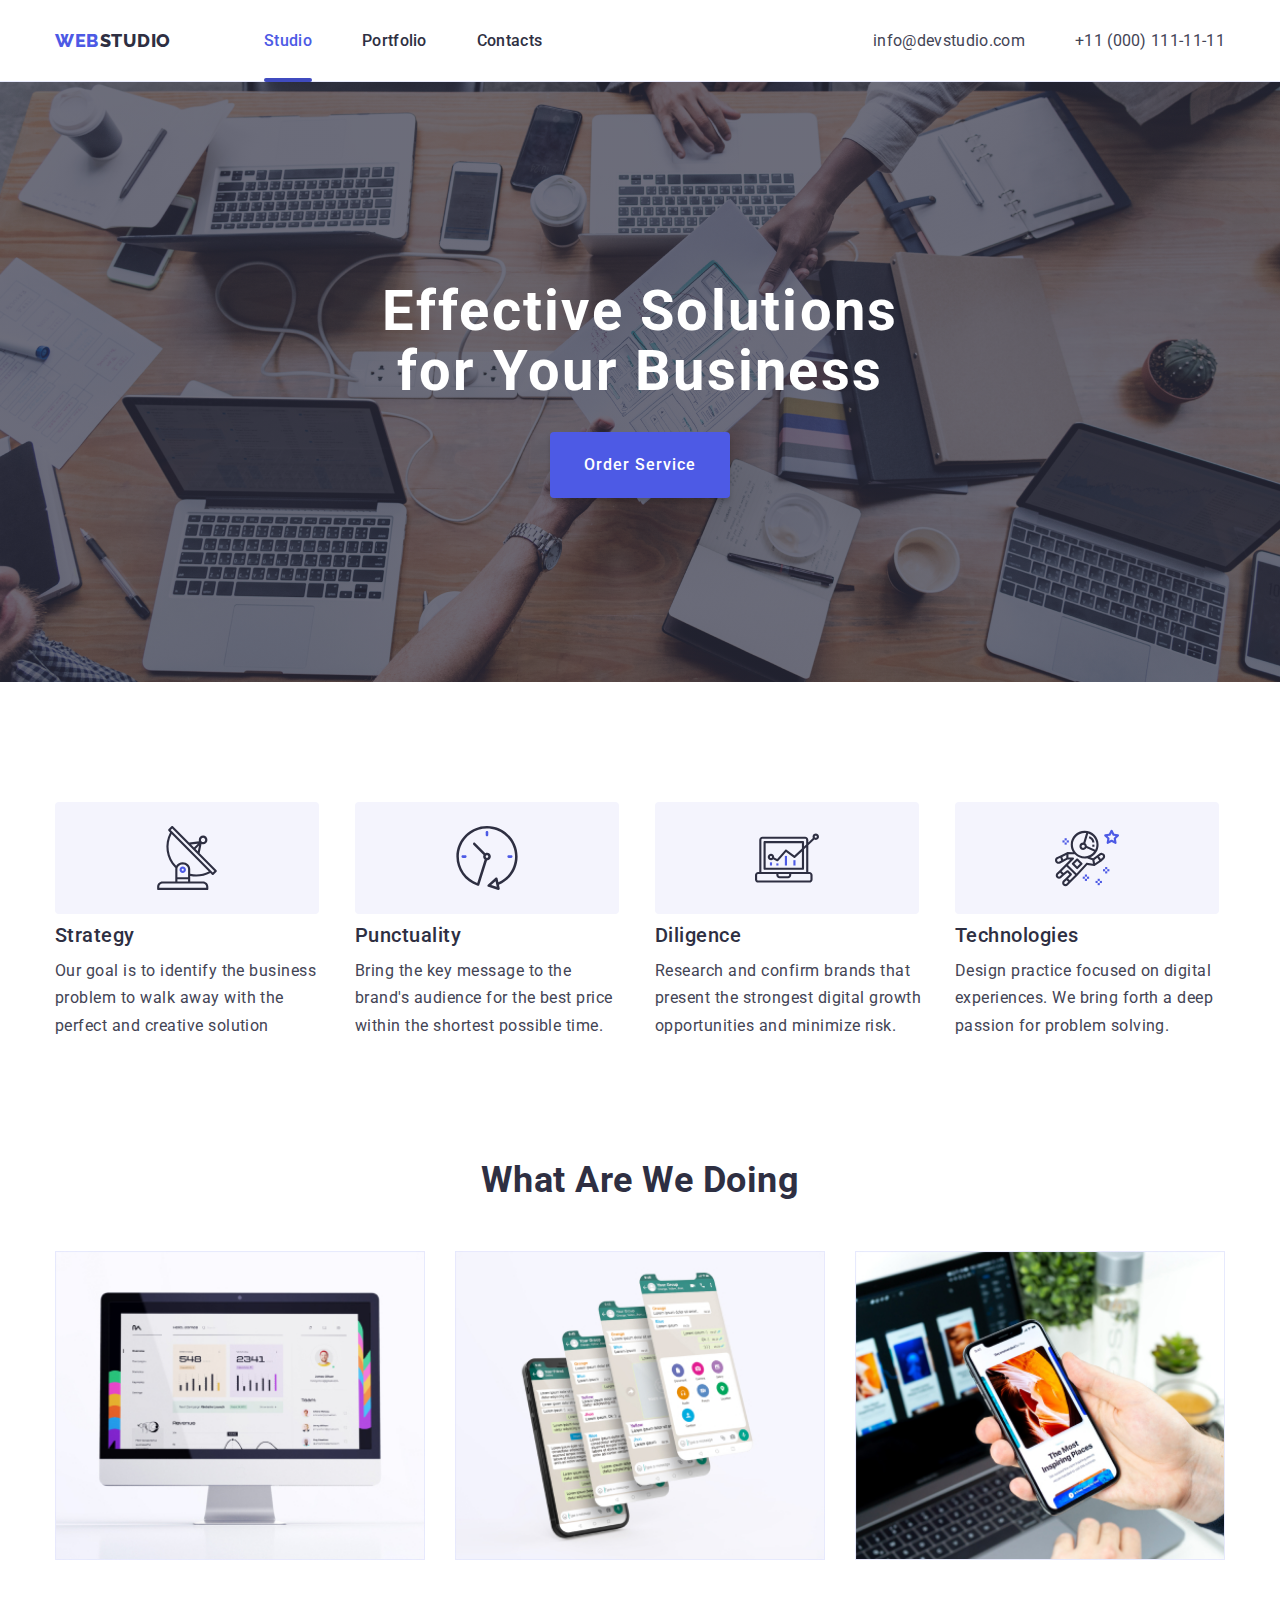
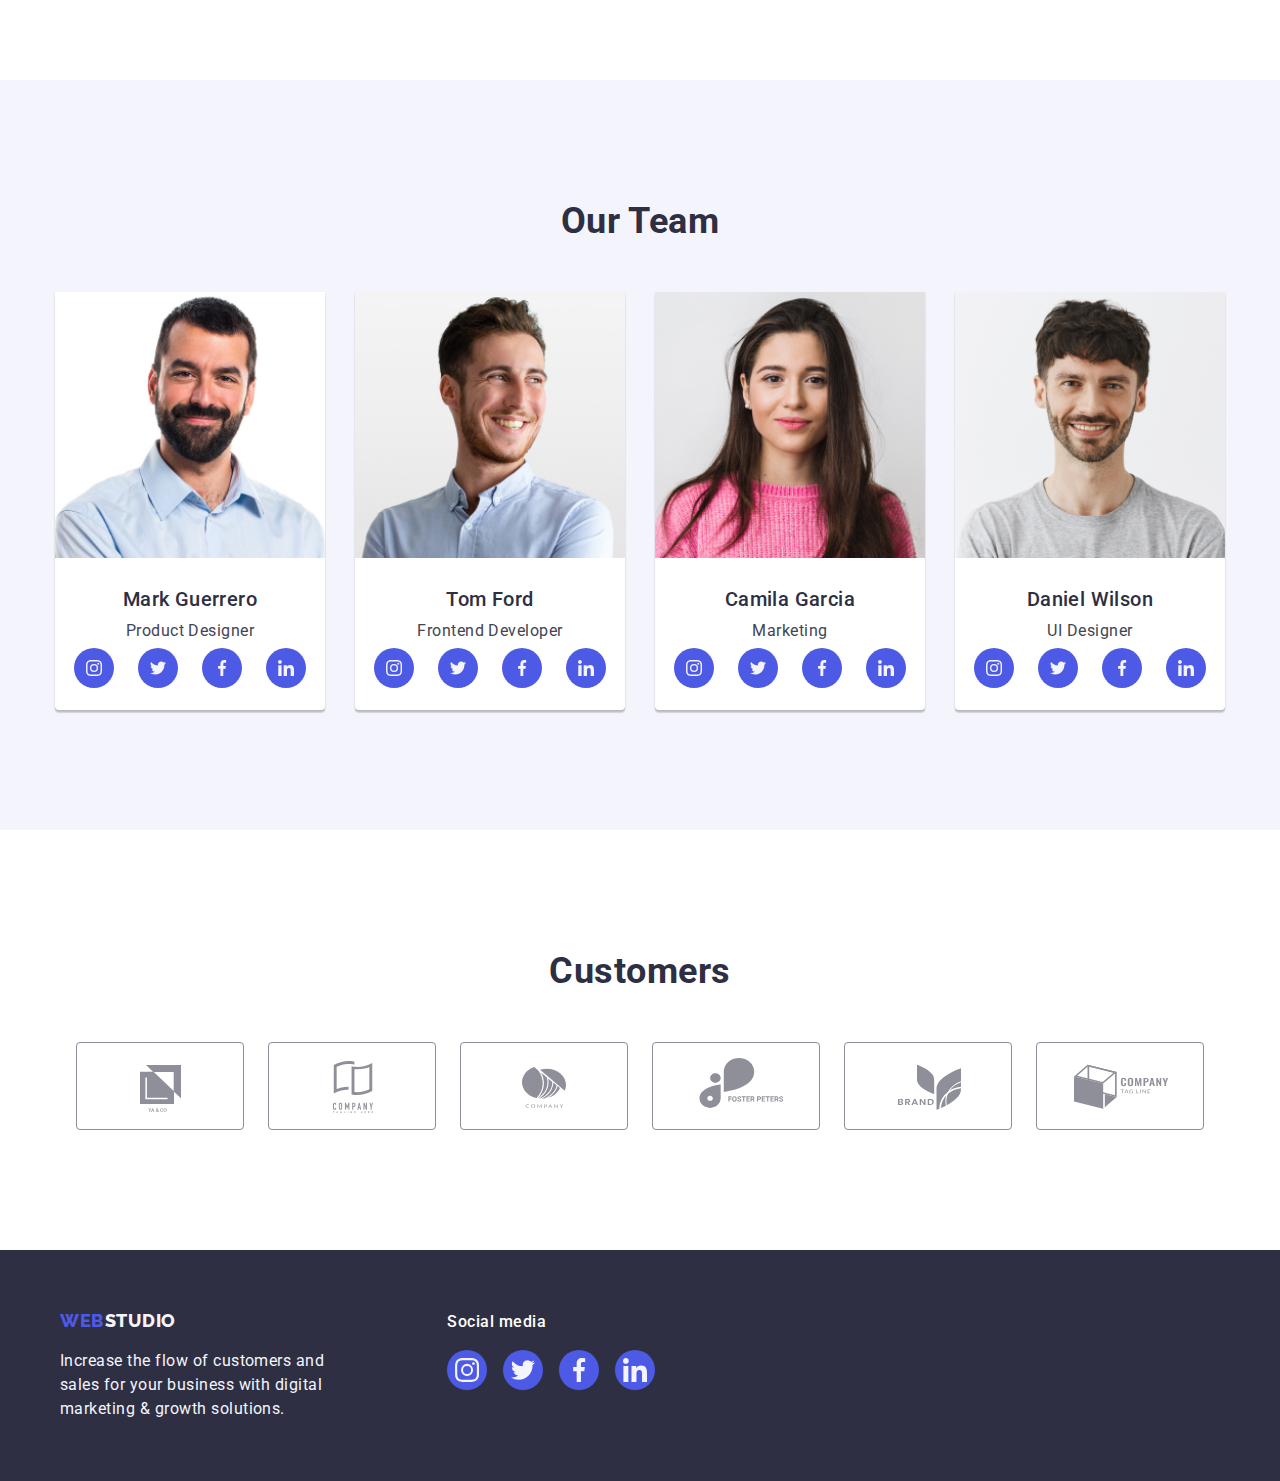
<file: index.html>
<!DOCTYPE html>
<html lang="en">
  <head>
    <meta charset="UTF-8" />
    <meta name="viewport" content="width=device-width, initial-scale=1.0" />
    <title>Studio</title>
    <link rel="preconnect" href="https://fonts.googleapis.com" />
    <link rel="preconnect" href="https://fonts.gstatic.com" crossorigin />
    <!-- AOS -->
    <link href="https://unpkg.com/aos@2.3.1/dist/aos.css" rel="stylesheet" />
    <link
      href="https://fonts.googleapis.com/css2?family=Raleway:wght@800&family=Roboto:wght@400;500;700;900&display=swap"
      rel="stylesheet"
    />
    <link
      rel="stylesheet"
      href="https://cdnjs.cloudflare.com/ajax/libs/modern-normalize/2.0.0/modern-normalize.min.css"
    />
    <link rel="stylesheet" href="css/styles.css" />
  </head>
  <body>
    <!--Header-->
    <header class="page-header">
      <!-- Navigation bar -->
      <div class="container menu">
        <nav class="navigation">
          <a class="logo-link" href="#">
            <span class="logo">WEB</span>
            <span class="studio">STUDIO</span></a
          >
          <ul class="nav-menu list">
            <li class="item">
              <a class="page current link" href="./index.html">Studio</a>
            </li>
            <li class="item">
              <a class="page link" href="./portfolio.html">Portfolio</a>
            </li>
            <li class="item">
              <a class="page link" href="">Contacts</a>
            </li>
          </ul>
        </nav>
        <ul class="contacts-menu list">
          <li class="item">
            <a class="contact link" href="mailto:info@devstudio.com"
              >info@devstudio.com</a
            >
          </li>
          <li class="item">
            <a class="contact link" href="tel:+110001111111"
              >+11 (000) 111-11-11</a
            >
          </li>
        </ul>
      </div>
      <!--End of Navigation bar-->
    </header>
    <!--end of Header-->

    <!--main-->
    <main>
      <!--Section 1-->
      <section class="hero">
        <div class="container">
          <h1 class="hero-title">Effective Solutions<br />for Your Business</h1>
          <button class="button primary" type="button" data-modal-open>
            Order Service
          </button>
        </div>
      </section>

      <!--Section 2-->
      <section class="section">
        <div class="container">
          <ul class="benefits list">
            <li class="item">
              <div class="icon">
                <svg class="antenna" width="64" height="64">
                  <use href="./images/icons.svg#antenna"></use>
                </svg>
              </div>
              <h3 class="title">Strategy</h3>
              <p class="description">
                Our goal is to identify the business<br />problem to walk away
                with the<br />
                perfect and creative solution
              </p>
            </li>

            <li class="item">
              <div class="icon">
                <svg class="clock" width="64" height="64">
                  <use href="./images/icons.svg#clock"></use>
                </svg>
              </div>
              <h3 class="title">Punctuality</h3>
              <p class="description">
                Bring the key message to the<br />
                brand's audience for the best price<br />
                within the shortest possible time.
              </p>
            </li>

            <li class="item">
              <div class="icon">
                <svg class="graph" width="64" height="64">
                  <use href="./images/icons.svg#graph"></use>
                </svg>
              </div>
              <h3 class="title">Diligence</h3>
              <p class="description">
                Research and confirm brands that<br />
                present the strongest digital growth<br />
                opportunities and minimize risk.
              </p>
            </li>

            <li class="item">
              <div class="icon">
                <svg class="astronaut" width="64" height="64">
                  <use href="./images/icons.svg#astronaut"></use>
                </svg>
              </div>
              <h3 class="title">Technologies</h3>
              <p class="description">
                Design practice focused on digital<br />
                experiences. We bring forth a deep<br />
                passion for problem solving.
              </p>
            </li>
          </ul>
        </div>
      </section>

      <!--Section 3-->
      <section class="section no-top-padding">
        <div class="container">
          <h2 class="section-title">What Are We Doing</h2>
          <ul class="what-we-do list">
            <li class="item">
              <img
                src="images/img-1.jpg"
                alt="img1"
                width="370"
                height="294"
                class="image"
              />
            </li>
            <li class="item">
              <img
                src="images/img-2.jpg"
                alt="img2"
                width="370"
                height="294"
                class="image"
              />
            </li>
            <li class="item">
              <img
                src="images/img-3.jpg"
                alt="img3"
                width="370"
                height="294"
                class="image"
              />
            </li>
          </ul>
        </div>
      </section>

      <!--Section 4-->
      <section class="section bg-team">
        <div class="container">
          <h2 class="section-title">Our Team</h2>
          <ul class="team list">
            <li class="item">
              <img
                src="images/team-1.jpg"
                alt="person1"
                width="270"
                height="260"
                class="image"
              />
              <h3 class="name">Mark Guerrero</h3>
              <p class="position">Product Designer</p>
              <ul class="social-team list">
                <li class="icon-item">
                  <a
                    href="https://www.instagram.com"
                    target="_blank"
                    rel=""
                    aria-label="Link in Instagram"
                    class="link"
                  >
                    <svg class="instagram" width="16" height="16">
                      <use href="./images/icons.svg#instagram"></use>
                    </svg>
                  </a>
                </li>
                <li class="icon-item">
                  <a
                    href="https://www.twitter.com"
                    target="_blank"
                    rel=""
                    aria-label="Link in Twitter"
                    class="link"
                  >
                    <svg class="twitter" width="16" height="16">
                      <use href="./images/icons.svg#twitter"></use>
                    </svg>
                  </a>
                </li>
                <li class="icon-item">
                  <a
                    href="https://www.facebook.com"
                    target="_blank"
                    rel=""
                    aria-label="Link in FaceBook"
                    class="link"
                  >
                    <svg class="facebook" width="16" height="16">
                      <use href="./images/icons.svg#facebook"></use>
                    </svg>
                  </a>
                </li>
                <li class="icon-item">
                  <a
                    href="https://www.linkedin.com"
                    target="_blank"
                    rel=""
                    aria-label="LinkedIn"
                    class="link"
                  >
                    <svg class="linkedin" width="16" height="16">
                      <use href="./images/icons.svg#linkedin"></use>
                    </svg>
                  </a>
                </li>
              </ul>
            </li>

            <li class="item">
              <img
                src="images/team-2.jpg"
                alt="person2"
                width="270"
                height="260"
                class="image"
              />
              <h3 class="name">Tom Ford</h3>
              <p class="position">Frontend Developer</p>

              <ul class="social-team list">
                <li class="icon-item">
                  <a href="" target="" rel="" aria-label="" class="link">
                    <svg class="instagram" width="16" height="16">
                      <use href="./images/icons.svg#instagram"></use>
                    </svg>
                  </a>
                </li>
                <li class="icon-item">
                  <a href="" target="" rel="" aria-label="" class="link">
                    <svg class="twitter" width="16" height="16">
                      <use href="./images/icons.svg#twitter"></use>
                    </svg>
                  </a>
                </li>
                <li class="icon-item">
                  <a href="" target="" rel="" aria-label="" class="link">
                    <svg class="facebook" width="16" height="16">
                      <use href="./images/icons.svg#facebook"></use>
                    </svg>
                  </a>
                </li>
                <li class="icon-item">
                  <a href="" target="" rel="" aria-label="" class="link">
                    <svg class="linkedin" width="16" height="16">
                      <use href="./images/icons.svg#linkedin"></use>
                    </svg>
                  </a>
                </li>
              </ul>
            </li>

            <li class="item">
              <img
                src="images/team-3.jpg"
                alt="person3"
                width="270"
                height="260"
                class="image"
              />
              <h3 class="name">Camila Garcia</h3>
              <p class="position">Marketing</p>

              <ul class="social-team list">
                <li class="icon-item">
                  <a href="" target="" rel="" aria-label="" class="link">
                    <svg class="instagram" width="16" height="16">
                      <use href="./images/icons.svg#instagram"></use>
                    </svg>
                  </a>
                </li>
                <li class="icon-item">
                  <a href="" target="" rel="" aria-label="" class="link">
                    <svg class="twitter" width="16" height="16">
                      <use href="./images/icons.svg#twitter"></use>
                    </svg>
                  </a>
                </li>
                <li class="icon-item">
                  <a href="" target="" rel="" aria-label="" class="link">
                    <svg class="facebook" width="16" height="16">
                      <use href="./images/icons.svg#facebook"></use>
                    </svg>
                  </a>
                </li>
                <li class="icon-item">
                  <a href="" target="" rel="" aria-label="" class="link">
                    <svg class="linkedin" width="16" height="16">
                      <use href="./images/icons.svg#linkedin"></use>
                    </svg>
                  </a>
                </li>
              </ul>
            </li>

            <li class="item">
              <img
                src="images/team-4.jpg"
                alt="person4"
                width="270"
                height="260"
                class="image"
              />
              <h3 class="name">Daniel Wilson</h3>
              <p class="position">UI Designer</p>

              <ul class="social-team list">
                <li class="icon-item">
                  <a href="" target="" rel="" aria-label="" class="link">
                    <svg class="instagram" width="16" height="16">
                      <use href="./images/icons.svg#instagram"></use>
                    </svg>
                  </a>
                </li>
                <li class="icon-item">
                  <a href="" target="" rel="" aria-label="" class="link">
                    <svg class="twitter" width="16" height="16">
                      <use href="./images/icons.svg#twitter"></use>
                    </svg>
                  </a>
                </li>
                <li class="icon-item">
                  <a href="" target="" rel="" aria-label="" class="link">
                    <svg class="facebook" width="16" height="16">
                      <use href="./images/icons.svg#facebook"></use>
                    </svg>
                  </a>
                </li>
                <li class="icon-item">
                  <a href="" target="" rel="" aria-label="" class="link">
                    <svg class="linkedin" width="16" height="16">
                      <use href="./images/icons.svg#linkedin"></use>
                    </svg>
                  </a>
                </li>
              </ul>
            </li>
          </ul>
        </div>
      </section>
      <!--Section 5-->
      <section class="section">
        <div class="container">
          <h2 class="section-title">Customers</h2>
          <ul class="partners list">
            <li class="item">
              <a href="" class="link" aria-label="Client 1">
                <svg class="icon" width="104" height="56">
                  <use href="./images/icons.svg#client-1"></use>
                </svg>
              </a>
            </li>
            <li class="item">
              <a href="" class="link" aria-label="Client 2">
                <svg class="icon" width="104" height="56">
                  <use href="./images/icons.svg#client-2"></use>
                </svg>
              </a>
            </li>
            <li class="item">
              <a href="" class="link" aria-label="Client 3">
                <svg class="icon" width="104" height="56">
                  <use href="./images/icons.svg#client-3"></use>
                </svg>
              </a>
            </li>
            <li class="item">
              <a href="" class="link" aria-label="Client 4">
                <svg class="icon" width="104" height="56">
                  <use href="./images/icons.svg#client-4"></use>
                </svg>
              </a>
            </li>
            <li class="item">
              <a href="" class="link" aria-label="Client 5">
                <svg class="icon" width="104" height="56">
                  <use href="./images/icons.svg#client-5"></use>
                </svg>
              </a>
            </li>
            <li class="item">
              <a href="" class="link" aria-label="Client 6">
                <svg class="icon" width="104" height="56">
                  <use href="./images/icons.svg#client-6"></use>
                </svg>
              </a>
            </li>
          </ul>
        </div>
      </section>
    </main>
    <!--end of main-->

    <!--Footer-->
    <footer class="page-footer">
      <div class="container">
        <!--Main Footer-->
        <div class="footer">
          <!--Footer 1-->
          <div class="footer-address">
            <a class="logo-link" href="#">
              <span class="logo">WEB</span>
              <span class="studio-footer">STUDIO</span></a
            >
            <p class="footer-description">
              Increase the flow of customers and<br />sales for your business
              with digital<br />
              marketing & growth solutions.
            </p>
          </div>

          <!--Footer 2-->
          <div class="footer-block">
            <b class="footer-heading">Social media</b>
            <ul class="social-footer list">
              <li class="icon-item">
                <a
                  href="https://www.instagram.com"
                  target="_blank"
                  rel=""
                  aria-label="Link in Instagram"
                  class="link"
                >
                  <svg class="icon" width="24" height="24">
                    <use href="./images/icons.svg#instagram"></use>
                  </svg>
                </a>
              </li>
              <li class="icon-item">
                <a
                  href="https://www.twitter.com"
                  target="_blank"
                  rel=""
                  aria-label="Link in Twitter"
                  class="link"
                >
                  <svg class="icon" width="24" height="24">
                    <use href="./images/icons.svg#twitter"></use>
                  </svg>
                </a>
              </li>
              <li class="icon-item">
                <a
                  href="https://www.facebook.com"
                  target="_blank"
                  rel=""
                  aria-label="Link in FaceBook"
                  class="link"
                >
                  <svg class="icon" width="24" height="24">
                    <use href="./images/icons.svg#facebook"></use>
                  </svg>
                </a>
              </li>
              <li class="icon-item">
                <a
                  href="https://www.linkedin.com"
                  target="_blank"
                  rel=""
                  aria-label="LinkedIn"
                  class="link"
                >
                  <svg class="icon" width="24" height="24">
                    <use href="./images/icons.svg#linkedin"></use>
                  </svg>
                </a>
              </li>
            </ul>
          </div>
        </div>
      </div>
    </footer>
    <!--end of Footer-->

    <!-- MODAL -->
    <div class="backdrop is-hidden" data-modal>
      <div class="modal">
        <button type="button" class="modal-close" data-modal-close>
          <svg class="modal-close-icon" width="8" height="8">
            <use href="./images/icons.svg#icon-close"></use>
          </svg>
        </button>
      </div>
    </div>

    <!-- MODAL SCRIPT -->
    <script src="./js/modal.js"></script>
  </body>
</html>
</file>
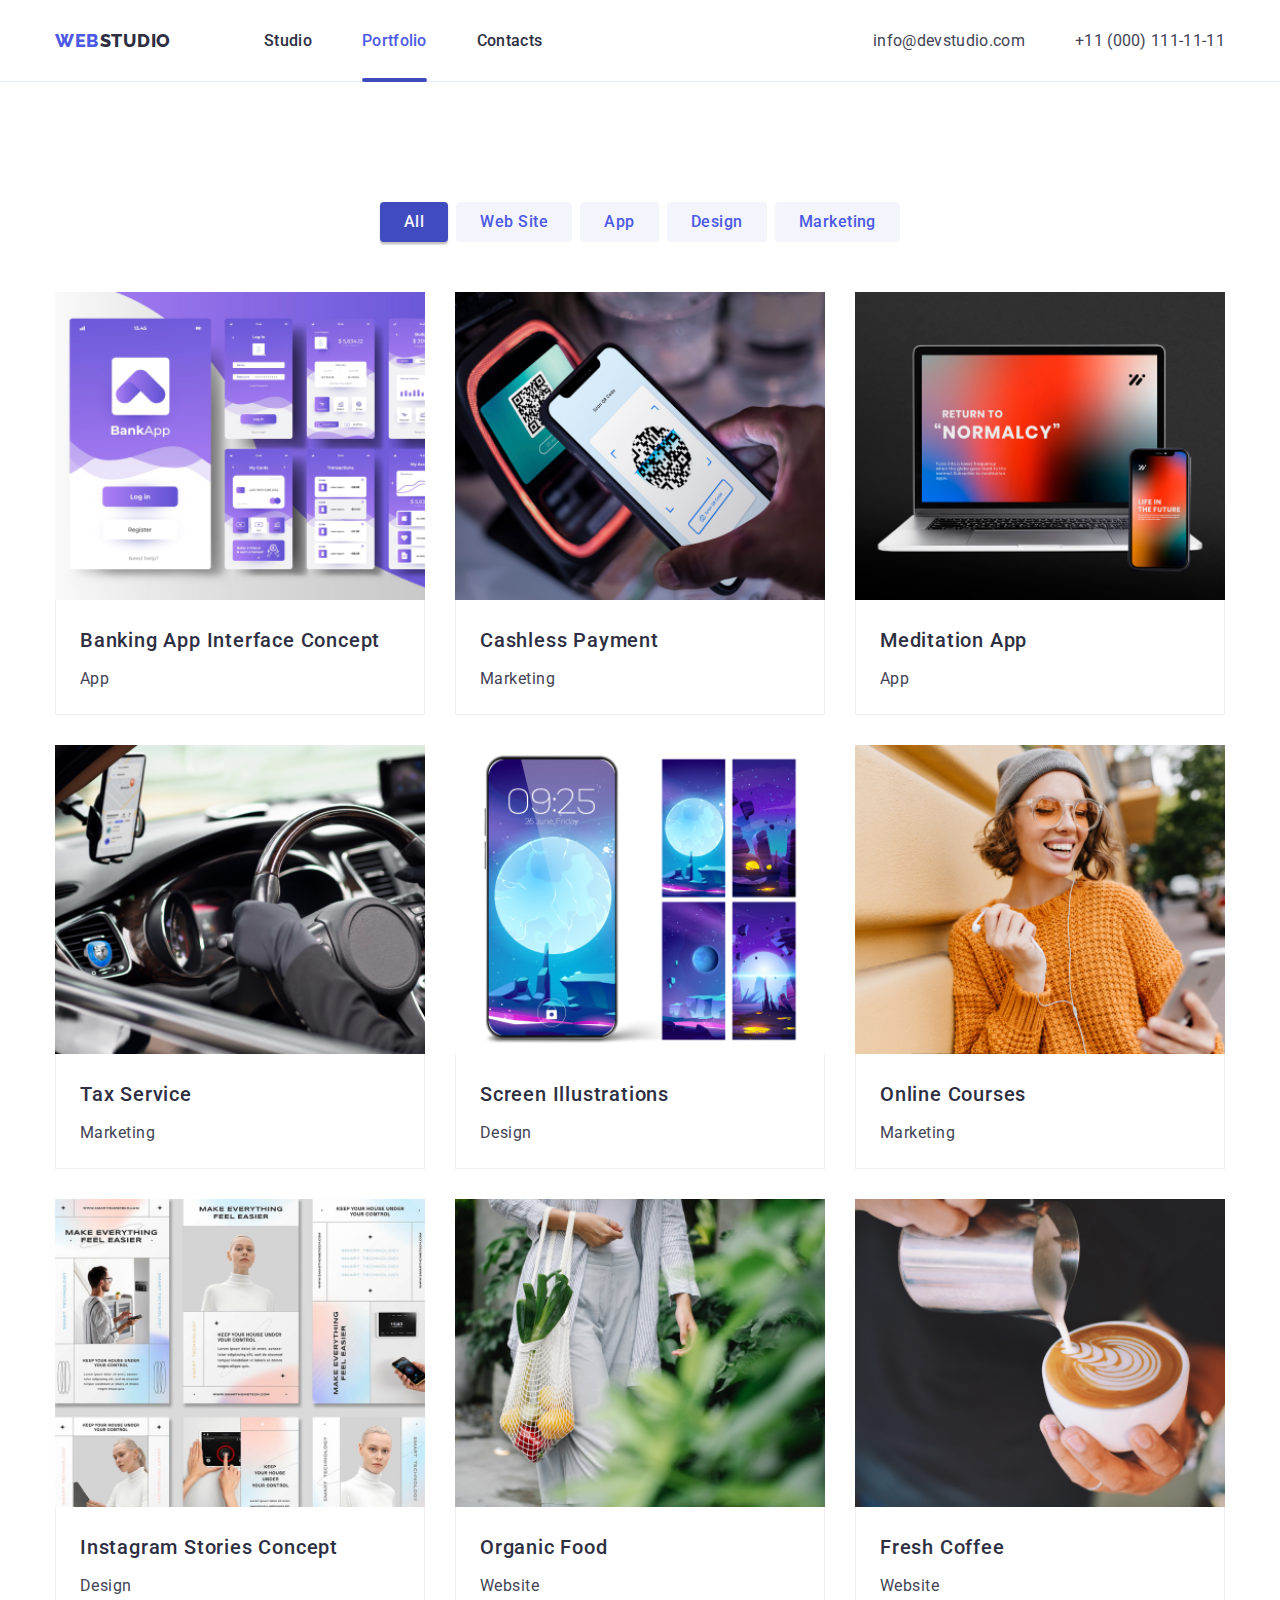
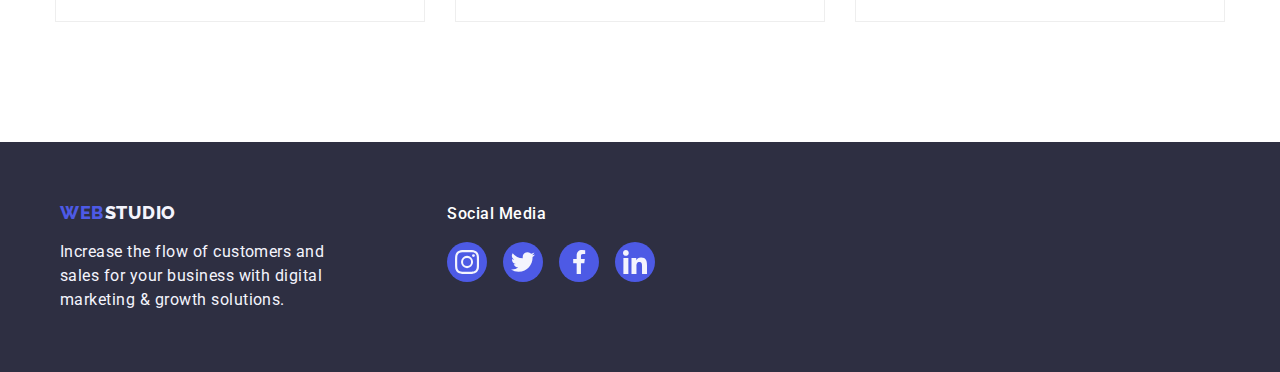
<file: portfolio.html>
<!DOCTYPE html>
<html lang="en">
  <head>
    <meta charset="UTF-8" />
    <meta name="viewport" content="width=device-width, initial-scale=1.0" />
    <title>Portfolio</title>
    <link rel="preconnect" href="https://fonts.googleapis.com" />
    <link rel="preconnect" href="https://fonts.gstatic.com" crossorigin />
    <link
      href="https://fonts.googleapis.com/css2?family=Raleway:wght@800&family=Roboto:wght@400;500;700;900&display=swap"
      rel="stylesheet"
    />
    <link
      rel="stylesheet"
      href="https://cdnjs.cloudflare.com/ajax/libs/modern-normalize/2.0.0/modern-normalize.min.css"
    />
    <link rel="stylesheet" href="css/styles.css" />
  </head>
  <body>
    <!--Header-->
    <header class="page-header">
      <!-- Navigation bar -->
      <div class="container menu">
        <nav class="navigation">
          <a class="logo-link" href="#">
            <span class="logo">WEB</span>
            <span class="studio">STUDIO</span></a
          >
          <ul class="nav-menu list">
            <li class="item">
              <a class="page link" href="./index.html">Studio</a>
            </li>
            <li class="item">
              <a class="page current link" href="./portfolio.html">Portfolio</a>
            </li>
            <li class="item">
              <a class="page link" href="">Contacts</a>
            </li>
          </ul>
        </nav>
        <ul class="contacts-menu list">
          <li class="item">
            <a class="contact link" href="mailto:info@devstudio.com"
              >info@devstudio.com</a
            >
          </li>
          <li class="item">
            <a class="contact link" href="tel:+110001111111"
              >+11 (000) 111-11-11</a
            >
          </li>
        </ul>
      </div>
      <!--End of Navigation bar-->
    </header>
    <!--end of Header-->

    <!--main-->
    <main>
      <!-- Section 1 - Buttons -->
      <section class="section">
        <div class="container">
          <ul class="filters list">
            <li class="space">
              <button class="button filter current" type="button">All</button>
            </li>
            <li class="space">
              <button class="button filter" type="button">Web Site</button>
            </li>
            <li class="space">
              <button class="button filter" type="button">App</button>
            </li>
            <li class="space">
              <button class="button filter" type="button">Design</button>
            </li>
            <li class="space">
              <button class="button filter" type="button">Marketing</button>
            </li>
          </ul>

          <!--Section 2-->
          <ul class="projects list">
            <!-- Image 0 -->
            <li class="project-card">
              <a href="" class="project link">
                <div class="cover-wrap">
                  <img
                    src="images/port-img.jpg"
                    alt="portimg1"
                    width="370"
                    height="294"
                    class="image"
                  />
                  <p class="cover-text">
                    Lorem ipsum dolor sit amet consectetur adipisicing elit.
                    Saepe nesciunt tempore ipsam sapiente mollitia hic illum
                    voluptas fuga, sed temporibus dolores, molestias
                    necessitatibus recusandae, dolorum consequatur similique
                    veniam voluptate sunt.
                  </p>
                </div>
                <div class="substrate">
                  <h2 class="name">Banking App Interface Concept</h2>
                  <p class="type">App</p>
                </div>
              </a>
            </li>
            <!-- Image 1 -->
            <li class="project-card">
              <a href="" class="project link">
                <div class="cover-wrap">
                  <img
                    src="images/port-img-2.jpg"
                    alt="portimg2"
                    width="370"
                    height="294"
                    class="image"
                  />
                  <p class="cover-text">
                    Lorem ipsum dolor sit amet consectetur adipisicing elit.
                    Saepe nesciunt tempore ipsam sapiente mollitia hic illum
                    voluptas fuga, sed temporibus dolores, molestias
                    necessitatibus recusandae, dolorum consequatur similique
                    veniam voluptate sunt.
                  </p>
                </div>
                <div class="substrate">
                  <h2 class="name">Cashless Payment</h2>
                  <p class="type">Marketing</p>
                </div>
              </a>
            </li>
            <!-- Image 2 -->
            <li class="project-card">
              <a href="" class="project link">
                <div class="cover-wrap">
                  <img
                    src="images/port-img-3.jpg"
                    alt="portimg3"
                    width="370"
                    height="294"
                    class="image"
                  />
                  <p class="cover-text">
                    Lorem ipsum dolor sit amet consectetur adipisicing elit.
                    Saepe nesciunt tempore ipsam sapiente mollitia hic illum
                    voluptas fuga, sed temporibus dolores, molestias
                    necessitatibus recusandae, dolorum consequatur similique
                    veniam voluptate sunt.
                  </p>
                </div>
                <div class="substrate">
                  <h2 class="name">Meditation App</h2>
                  <p class="type">App</p>
                </div>
              </a>
            </li>
            <!-- Image 3 -->
            <li class="project-card">
              <a href="" class="project link">
                <div class="cover-wrap">
                  <img
                    src="images/port-img-4.jpg"
                    alt="portimg4"
                    width="370"
                    height="294"
                    class="image"
                  />
                  <p class="cover-text">
                    Lorem ipsum dolor sit amet consectetur adipisicing elit.
                    Saepe nesciunt tempore ipsam sapiente mollitia hic illum
                    voluptas fuga, sed temporibus dolores, molestias
                    necessitatibus recusandae, dolorum consequatur similique
                    veniam voluptate sunt.
                  </p>
                </div>
                <div class="substrate">
                  <h2 class="name">Tax Service</h2>
                  <p class="type">Marketing</p>
                </div>
              </a>
            </li>
            <!-- Image 4 -->
            <li class="project-card">
              <a href="" class="project link">
                <div class="cover-wrap">
                  <img
                    src="images/port-img-5.jpg"
                    alt="portimg5"
                    width="370"
                    height="294"
                    class="image"
                  />
                  <p class="cover-text">
                    Lorem ipsum dolor sit amet consectetur adipisicing elit.
                    Saepe nesciunt tempore ipsam sapiente mollitia hic illum
                    voluptas fuga, sed temporibus dolores, molestias
                    necessitatibus recusandae, dolorum consequatur similique
                    veniam voluptate sunt.
                  </p>
                </div>
                <div class="substrate">
                  <h2 class="name">Screen Illustrations</h2>
                  <p class="type">Design</p>
                </div>
              </a>
            </li>
            <!-- Image 5 -->
            <li class="project-card">
              <a href="" class="project link">
                <div class="cover-wrap">
                  <img
                    src="images/port-img-6.jpg"
                    alt="portimg6"
                    width="370"
                    height="294"
                    class="image"
                  />
                  <p class="cover-text">
                    Lorem ipsum dolor sit amet consectetur adipisicing elit.
                    Saepe nesciunt tempore ipsam sapiente mollitia hic illum
                    voluptas fuga, sed temporibus dolores, molestias
                    necessitatibus recusandae, dolorum consequatur similique
                    veniam voluptate sunt.
                  </p>
                </div>
                <div class="substrate">
                  <h2 class="name">Online Courses</h2>
                  <p class="type">Marketing</p>
                </div>
              </a>
            </li>
            <!-- Image 6 -->
            <li class="project-card">
              <a href="" class="project link">
                <div class="cover-wrap">
                  <img
                    src="images/port-img-7.jpg"
                    alt="portimg7"
                    width="370"
                    height="294"
                    class="image"
                  />
                  <p class="cover-text">
                    Lorem ipsum dolor sit amet consectetur adipisicing elit.
                    Saepe nesciunt tempore ipsam sapiente mollitia hic illum
                    voluptas fuga, sed temporibus dolores, molestias
                    necessitatibus recusandae, dolorum consequatur similique
                    veniam voluptate sunt.
                  </p>
                </div>
                <div class="substrate">
                  <h2 class="name">Instagram Stories Concept</h2>
                  <p class="type">Design</p>
                </div>
              </a>
            </li>
            <!-- Image 7 -->
            <li class="project-card">
              <a href="" class="project link">
                <div class="cover-wrap">
                  <img
                    src="images/port-img-8.jpg"
                    alt="portimg8"
                    width="370"
                    height="294"
                    class="image"
                  />
                  <p class="cover-text">
                    Lorem ipsum dolor sit amet consectetur adipisicing elit.
                    Saepe nesciunt tempore ipsam sapiente mollitia hic illum
                    voluptas fuga, sed temporibus dolores, molestias
                    necessitatibus recusandae, dolorum consequatur similique
                    veniam voluptate sunt.
                  </p>
                </div>
                <div class="substrate">
                  <h2 class="name">Organic Food</h2>
                  <p class="type">Website</p>
                </div>
              </a>
            </li>
            <!-- Image 8 -->
            <li class="project-card">
              <a href="" class="project link">
                <div class="cover-wrap">
                  <img
                    src="images/port-img-9.jpg"
                    alt="portimg9"
                    width="370"
                    height="294"
                    class="image"
                  />
                  <p class="cover-text">
                    Lorem ipsum dolor sit amet consectetur adipisicing elit.
                    Saepe nesciunt tempore ipsam sapiente mollitia hic illum
                    voluptas fuga, sed temporibus dolores, molestias
                    necessitatibus recusandae, dolorum consequatur similique
                    veniam voluptate sunt.
                  </p>
                </div>
                <div class="substrate">
                  <h2 class="name">Fresh Coffee</h2>
                  <p class="type">Website</p>
                </div>
              </a>
            </li>
          </ul>
        </div>
      </section>
    </main>
    <!--end of main-->

    <!--Footer-->
    <footer class="page-footer">
      <div class="container">
        <!--Main Footer-->
        <div class="footer">
          <!--Footer 1-->
          <div class="footer-address">
            <a class="logo-link" href="#">
              <span class="logo">WEB</span>
              <span class="studio-footer">STUDIO</span></a
            >
            <p class="footer-description">
              Increase the flow of customers and<br />sales for your business
              with digital<br />
              marketing & growth solutions.
            </p>
          </div>

          <!--Footer 2-->
          <div class="footer-block">
            <b class="footer-heading">Social Media</b>
            <ul class="social-footer list">
              <li class="icon-item">
                <a
                  href="https://www.instagram.com"
                  target="_blank"
                  rel=""
                  aria-label="Link in Instagram"
                  class="link"
                >
                  <svg class="icon" width="24" height="24">
                    <use href="./images/icons.svg#instagram"></use>
                  </svg>
                </a>
              </li>
              <li class="icon-item">
                <a
                  href="https://www.twitter.com"
                  target="_blank"
                  rel=""
                  aria-label="Link in Twitter"
                  class="link"
                >
                  <svg class="icon" width="24" height="24">
                    <use href="./images/icons.svg#twitter"></use>
                  </svg>
                </a>
              </li>
              <li class="icon-item">
                <a
                  href="https://www.facebook.com"
                  target="_blank"
                  rel=""
                  aria-label="Link in FaceBook"
                  class="link"
                >
                  <svg class="icon" width="24" height="24">
                    <use href="./images/icons.svg#facebook"></use>
                  </svg>
                </a>
              </li>
              <li class="icon-item">
                <a
                  href="https://www.linkedin.com"
                  target="_blank"
                  rel=""
                  aria-label="LinkedIn"
                  class="link"
                >
                  <svg class="icon" width="24" height="24">
                    <use href="./images/icons.svg#linkedin"></use>
                  </svg>
                </a>
              </li>
            </ul>
          </div>
        </div>
      </div>
    </footer>
    <!--end of Footer-->
  </body>
</html>
</file>
<file: css/styles.css>
:root {
  --iris: #4d5ae5;
  --navyblue: #2e2f42;
  --cloud: #f4f4fd;
  --cornflower: #e7e9fc;
  --ocean: #404bbf;
  --slate: #434455;
  --white: #fff;
  --green: #31d0aa;
  --lightslate: #8e8f99;
}

h1,
h2,
h3,
h4,
h5,
h6,
p {
  margin: 0;
}

html {
  box-sizing: border-box;
}

*,
*::before,
*::after {
  box-sizing: inherit;
}

img {
  display: block;
  max-width: 100%;
  height: auto;
}

body {
  font-family: "Roboto", sans-serif;
  font-size: 16px;
  letter-spacing: 0.03em;
  color: var(--slate);
}

.list {
  list-style: none;
  margin: 0;
  padding: 0;
}

.link {
  text-decoration: none;
  color: inherit;
}

/* HEADER */

.logo-link {
  font-family: "Raleway", sans-serif;
  font-size: 0;
  font-weight: 800;
  text-decoration: none;
}

.logo-link > span {
  font-size: 18px;
  line-height: 1.17;
  letter-spacing: 0.04em;
}

.logo,
.studio {
  display: inline-block;
}

.logo {
  color: var(--iris);
}

.page-header {
  border-bottom: 1px solid var(--cornflower);
}

.page {
  position: relative;
}

.page::after {
  content: "";
  position: absolute;
  left: 0;
  width: 0;
  height: 4px;
  border: 2px solid transparent;
  border-radius: 4px;
  bottom: -1px;
  transition: width 250ms ease-in-out, background-color 250ms ease-in-out;
}

.page.current::after {
  width: 100%;
  background-color: var(--ocean);
  border: 2px solid var(--ocean);
}

.page:hover::after,
.page:focus::after {
  border: 2px solid var(--ocean);
  width: 100%;
  background-color: var(--ocean);
}

/* END OF HEADER */

.button {
  font-family: inherit;
  border-radius: 4px;
  border-color: transparent;
  cursor: pointer;
  font-size: 16px;
  letter-spacing: 0.03em;
  transition: background-color 250ms ease-in-out, color 250ms ease-in-out,
    box-shadow 250ms ease-in-out;
}

.button.primary {
  color: var(--white);
  background-color: var(--iris);
  line-height: 1.87;
  font-weight: 500;
  letter-spacing: 0.06em;
  padding: 16px 32px;
  box-shadow: 0px 4px 4px rgba(0, 0, 0, 0.15);
}

.button.primary:hover,
.button.primary:focus {
  background-color: var(--ocean);
  box-shadow: 0px 3px 1px rgba(0, 0, 0, 0.1), 0px 1px 2px rgba(0, 0, 0, 0.08),
    0px 2px 2px rgba(0, 0, 0, 0.12);
  transition: background-color 250ms ease-in-out, color 250ms ease-in-out,
    box-shadow 250ms ease-in-out;
}

.section {
  padding: 120px 0;
}

.section.no-top-padding {
  padding-top: 0;
}

.container {
  width: 1200px;
  padding: 0 15px;
  margin: 0 auto;
}

.menu,
.navigation,
.nav-menu,
.contacts-menu {
  display: flex;
  align-items: center;
}

.section-title {
  font-size: 36px;
  line-height: 1.17;
  color: var(--navyblue);
  text-align: center;
  font-weight: 700;
  margin-bottom: 50px;
}

.benefits {
  display: flex;
  flex-wrap: wrap;
  margin-left: -30px;
  margin-top: -30px;
}

.benefits .item {
  flex-basis: calc(100% / 4 - 30px);
  margin-left: 30px;
  margin-top: 30px;
}

.benefits .title {
  font-size: 20px;
  font-weight: 500;
  color: var(--navyblue);
  line-height: 1.14;
  margin-bottom: 10px;
  margin-top: 10px;
}

.benefits .description {
  color: var(--slate);
  line-height: 1.71;
  font-size: 16px;
  font-weight: 400;
}

/*.icon-container*/
.benefits .icon {
  display: flex;
  justify-content: center;
  align-items: center;
  background-color: var(--cornflower);
  width: 264px;
  height: 112px;
  margin-bottom: 8px;
  border-radius: 4px;
  background: var(--cloud, #f4f4fd);
}

.instagram,
.linkedin,
.twitter,
.facebook {
  fill: var(--cloud);
}

.what-we-do {
  display: flex;
  flex-wrap: wrap;
  margin-left: -30px;
  margin-top: -30px;
}

.what-we-do .item {
  flex-basis: calc(100% / 3 - 30px);
  margin-left: 30px;
  margin-top: 30px;
}

.team {
  display: flex;
  flex-wrap: wrap;
  margin-left: -30px;
  margin-top: -30px;
}

.team .item {
  flex-basis: calc(100% / 4 - 30px);
  margin-left: 30px;
  margin-top: 30px;
  padding-bottom: 30px;
  background-color: var(--white);
  border-radius: 0px 0px 4px 4px;
  box-shadow: 0px 3px 1px rgba(0, 0, 0, 0.1), 0px 1px 2px rgba(0, 0, 0, 0.08),
    0px 2px 2px rgba(0, 0, 0, 0.12);
}

.social-team {
  gap: 24px;
  display: flex;
  justify-content: center;
}

.social-team .link {
  display: flex;
  justify-content: center;
  align-items: center;
  margin-top: 8px;
  background-color: var(--iris);
  width: 40px;
  height: 40px;
  border-radius: 50%;
  color: #f4f4fd;
}

.icon-item {
  width: 40px;
  height: 40px;
}

.icon-item .link {
  display: flex;
  justify-content: center;
  align-items: center;
  margin-top: 8px;
  background-color: var(--iris);
  width: 100%;
  height: 100%;
  border-radius: 50%;
  color: #f4f4fd;
  fill: currentColor;
  transition: background-color 250ms ease-in-out;
}

.social-team .icon-item .link:hover,
.social-team .icon-item .link:focus {
  background-color: var(--ocean);
}

.studio {
  color: var(--navyblue);
}

.contacts-menu {
  margin-left: auto;
}

.hero {
  background-image: linear-gradient(
      180deg,
      rgba(46, 47, 66, 0.7),
      rgba(46, 47, 66, 0.7)
    ),
    url("../images/hero-bg.jpg");
  background-repeat: no-repeat;
  background-position: center;
  background-size: cover;
  padding: 200px 0;
  text-align: center;
  height: 600px;
}

.nav-menu .page,
.contacts-menu .contact {
  font-weight: 500;
  color: var(--navyblue);
  text-decoration: none;
  line-height: 1.14;
  letter-spacing: 0.02em;
  display: block;
  padding-top: 32px;
  padding-bottom: 31px;
  transition: color 250ms ease-in-out;
}

.contacts-menu .contact {
  color: var(--slate);
  text-decoration: none;
  font-weight: 400;
  line-height: 1.14;
  letter-spacing: 0.02em;
}

.nav-menu {
  margin-left: 93px;
}

.contact-menu {
  margin-left: auto;
}

.nav-menu .item:not(:last-child),
.contacts-menu .item:not(:last-child) {
  margin-right: 50px;
}

.nav-menu .page:hover,
.nav-menu .page:focus,
.nav-menu .page.current,
.contacts-menu .contact:hover,
.contacts-menu .contact:focus {
  color: var(--iris);
}

.hero-title {
  font-size: 56px;
  text-align: center;
  line-height: 1.07;
  letter-spacing: 0.04em;
  color: var(--white);
  margin-bottom: 30px;
}

.bg-team {
  background-color: var(--cloud);
}

.team .name,
.team .position {
  line-height: 1.19;
  text-align: center;
}

.team .name {
  font-size: 20px;
  font-weight: 500;
  letter-spacing: 0.02em;
  color: var(--navyblue);
  padding-top: 30px;
  padding-bottom: 10px;
}

.team .position {
  color: var(--slate);
  font-size: 16px;
  font-weight: 400;
}

.section-customers > .container {
  margin-top: 100px;
  align-items: center;
  justify-content: center;
  width: 1128px;
  height: 200px;
}

.partners .item {
  width: 168px;
  height: 88px;
}

.partners .link {
  display: flex;
  width: 100%;
  height: 100%;
  border: 1px solid var(--lightslate);
  border-radius: 4px;
  justify-content: center;
  align-items: center;
  color: var(--lightslate);
  transition: color 250ms ease-in-out, border-color 250ms ease-in-out;
}

.partners .item .icon {
  fill: currentColor;
}

.partners .link:hover,
.partners .link:focus {
  color: var(--ocean);
  border-color: var(--ocean);
}

.partners {
  display: flex;
  align-items: center;
  justify-content: center;
  gap: 24px;
}

/* FOOTER */

.footer {
  display: flex;
  flex-wrap: wrap;
  margin-top: -12px;
  margin-left: -50px;
  align-items: baseline;
}

.footer-address {
  margin-top: 12px;
  margin-left: 25px;
}

.footer-block {
  margin-top: 12px;
  margin-left: 123px;
}

.footer-heading {
  line-height: 1.17;
  color: var(--white);
  font-weight: 500;
}

.page-footer {
  padding: 60px 0 60px 60px;
  background-color: var(--navyblue);
}

.studio-footer {
  color: var(--cloud);
}

.logo-link.footer {
  margin-bottom: 20px;
}

.footer-description {
  color: var(--cloud);
  font-size: 16px;
  font-weight: 400;
  line-height: 1.5;
  padding-top: 17px;
}

.social-footer {
  gap: 16px;
  padding-top: 10px;
  display: flex;
  justify-content: flex-start;
}

.social-footer .link:hover,
.social-footer .link:focus {
  background-color: var(--green);
}

/* End of FOOTER */

/* PORTFOLIO - Button Filters */
.button.filter {
  background: var(--cloud);
  color: var(--iris);
  font-weight: 500;
  line-height: 1.62;
  padding: 5px 22px;
}

.button.filter:hover,
.button.filter:focus,
.button.filter.current {
  background-color: var(--ocean);
  color: var(--cloud);
  box-shadow: 0px 3px 1px rgba(0, 0, 0, 0.1), 0px 1px 2px rgba(0, 0, 0, 0.08),
    0px 2px 2px rgba(0, 0, 0, 0.12);
}

.filters {
  display: flex;
  justify-content: center;
  margin-bottom: 50px;
}

.filters .space + .space {
  margin-left: 8px;
}
/*End of Button Filters */

/* PORTFOLIO - Project */

.project .name {
  font-size: 20px;
  font-weight: 500;
  line-height: 2;
  letter-spacing: 0.04em;
  color: var(--navyblue);
  margin-bottom: 4px;
}

.project .type {
  color: var(--slate);
  font-weight: 400;
  line-height: 1.87;
  font-size: 16px;
}

.projects {
  display: flex;
  flex-wrap: wrap;
  margin-left: -30px;
  margin-top: -30px;
}

.project-card {
  flex-basis: calc(100% / 3 - 30px);
  margin-left: 30px;
  margin-top: 30px;
}

.project-card:hover {
  box-shadow: 0px 2px 1px 0px rgba(46, 47, 66, 0.08),
    0px 1px 1px 0px rgba(46, 47, 66, 0.16),
    0px 1px 6px 0px rgba(46, 47, 66, 0.08);
}

.cover-wrap {
  position: relative;
  overflow: hidden;
}

.cover-text {
  position: absolute;
  top: 0;
  height: 100%;
  width: 100%;
  padding: 40px;
  font-size: 16px;
  font-weight: 400;
  line-height: 24px;
  letter-spacing: 0.32px;
  background-color: var(--iris);
  color: var(--cloud);
  transform: translateY(101%);
  transition: transform 250ms cubic-bezier(0.4, 0, 0.2, 1);
}

.project-card:hover .cover-text {
  transform: translateY(0);
}

.substrate {
  background-color: var(--white);
  padding: 20px 24px;
  border: 1px solid #eeeeee;
  border-top: 0;
}

/*End of Project */

/* MODAL  WINDOW*/
.backdrop {
  position: fixed;
  top: 0;
  left: 0;
  width: 100%;
  height: 100%;
  background-color: rgba(0, 0, 0, 0.2);
  opacity: 1;
  transition: opacity 250ms cubic-bezier(0.4, 0, 0.2, 1);
}

.modal {
  position: absolute;
  top: 50%;
  left: 50%;
  min-width: 408px;
  min-height: 584px;
  background-color: var(--cloud);
  transform: translate(-50%, -50%) scale(1);
  transition: transform 250ms cubic-bezier(0.4, 0, 0.2, 1);
}

.backdrop.is-hidden .modal {
  transform: translate(-50%, -50%) scale(0);
}

.modal-close {
  position: absolute;
  top: 8px;
  right: 8px;
  padding: 0;
  display: flex;
  justify-content: center;
  align-items: center;
  width: 30px;
  height: 30px;

  background-color: var(--cornflower);
  color: var(--navyblue);
  border: 1px solid rgba(0, 0, 0, 0.1);
  border-radius: 15px;
  cursor: pointer;

  transition: color 250ms cubic-bezier(0.4, 0, 0.2, 1);
}

.modal-close-icon {
  fill: currentColor;
}

.modal-close:hover,
.modal-close:focus {
  color: var(--iris);
}

.is-hidden {
  visibility: none;
  opacity: 0;
  pointer-events: none;
}

/* End of MODAL WINDOW */
</file>
